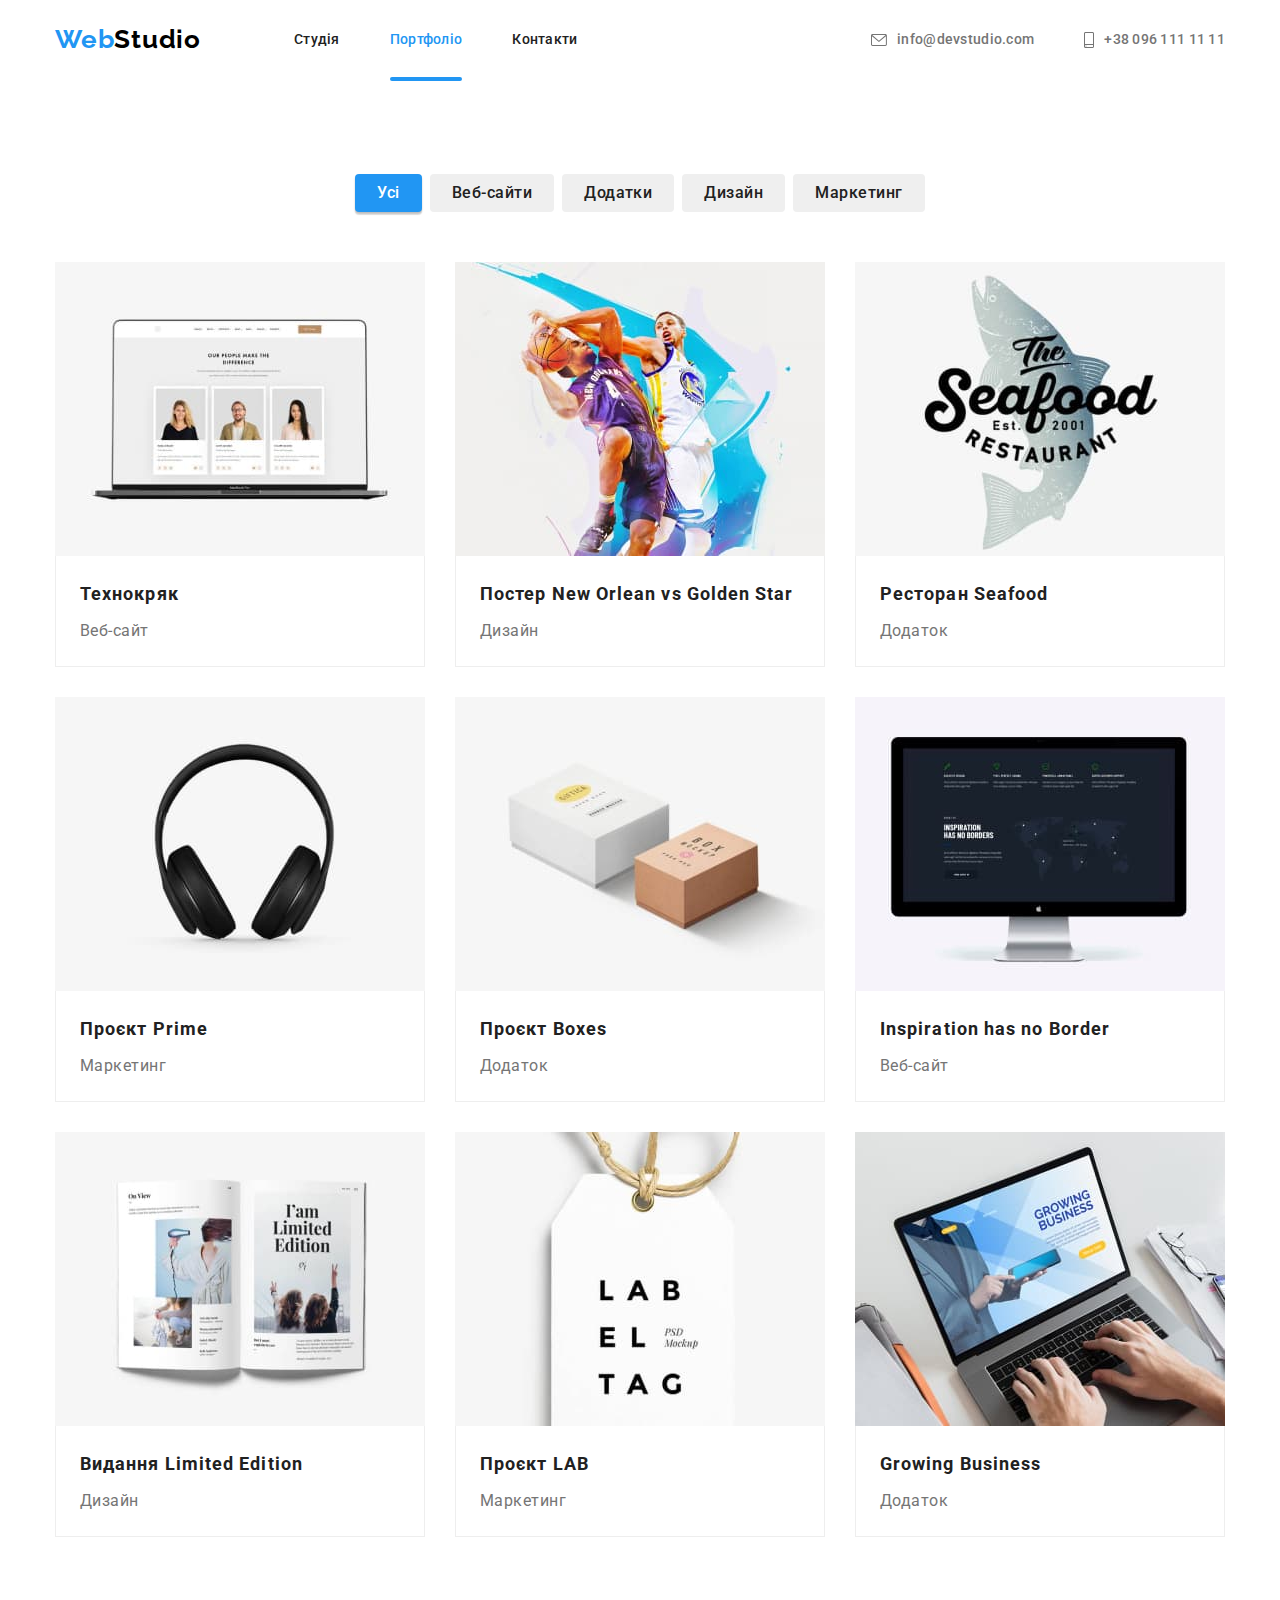
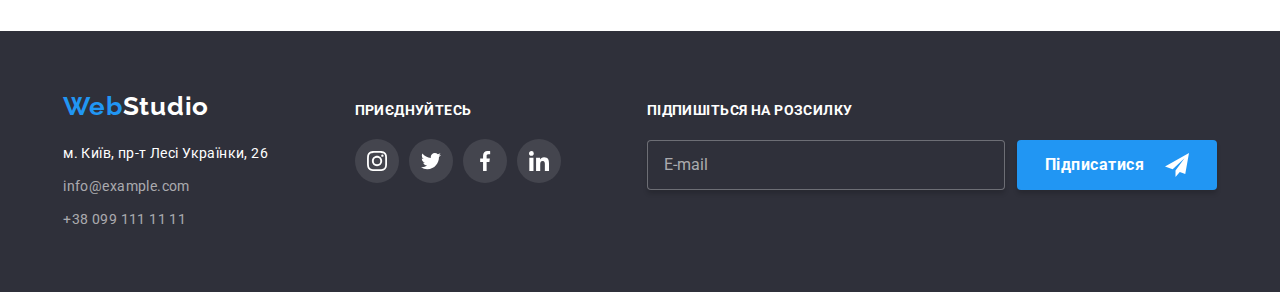
<file: portfolio.html>
<!DOCTYPE html>
<html lang="uk">

<head>
    <meta charset="UTF-8" />
    <meta http-equiv="X-UA-Compatible" content="IE=edge" />
    <meta name="viewport" content="width=device-width, initial-scale=1.0" />
    <link rel="preconnect" href="https://fonts.googleapis.com" />
    <link rel="preconnect" href="https://fonts.gstatic.com" crossorigin />
    <link
        href="https://fonts.googleapis.com/css2?family=Raleway:wght@700&family=Roboto:wght@400;500;700;900&display=swap"
        rel="stylesheet" />
    <link rel="stylesheet"
        href="https://cdnjs.cloudflare.com/ajax/libs/modern-normalize/1.1.0/modern-normalize.min.css">
    <link rel="stylesheet" href="./css/main.min.css">
    <title>Portfolio</title>
</head>

<!--Шапка документу-->
<header class="page-header header-border">
    <div class="container page-header-container">
        <!-- Логотип -->
        <a class="link page-logo page-header-container__logo" href="./index.html"><span
                class="page-logo__text">Web</span>Studio</a>
        <!-- Навігація -->
        <nav class="page-navigation">
            <ul class="menu list">
                <li class="menu__item">
                    <a class="menu__link link" href="./index.html">Студія</a>
                </li>

                <li class="menu__item">
                    <a class="menu__link menu__link--current link" href="./portfolio.html">Портфоліо</a>
                </li>

                <li class="menu__item">
                    <a class="menu__link link" href="#adress">Контакти</a>
                </li>
            </ul>
        </nav>
        <!-- Контакти -->
        <ul class="list contact">
            <li class="contact__list">
                <a class="link contact__link" href="mailto:info@devstudio.com"><svg class="contact__icon" width="16px"
                        height="12px">
                        <use href="./images/icons.svg#icon-envelope"></use>
                    </svg>info@devstudio.com
                </a>
            </li>
            <li class="contact__list">
                <a class="link contact__link" href="tel:+380961111111"><svg class="contact__icon" width="10px"
                        height="16px">
                        <use href="./images/icons.svg#icon-smartphone"></use>
                    </svg>+38 096 111 11 11</a>
            </li>
        </ul>
    </div>
</header>

<main>
    <!-- Основний контент -->
    <!-- Кнопки -->
    <section class="portfolio-menu section">
        <div class="container">
            <ul class="list portfolio-menu__list">
                <li class="portfolio-menu__item">
                    <button class="portfolio-menu__btn portfolio-menu__btn--current" type="button">Усі</button>
                </li>
                <li class="portfolio-menu__item">
                    <button class="portfolio-menu__btn" type="button">Веб-сайти</button>
                </li>
                <li class="portfolio-menu__item">
                    <button class="portfolio-menu__btn" type="button">Додатки</button>
                </li>
                <li class="portfolio-menu__item">
                    <button class="portfolio-menu__btn" type="button">Дизайн</button>
                </li>
                <li class="portfolio-menu__item">
                    <button class="portfolio-menu__btn" type="button">Маркетинг</button>
                </li>
            </ul>
            <!-- Наші роботи -->
            <h1 class="visually-hidden">Наші роботи</h1>
            <ul class="list work__list">
                <li class="work-list__item">
                    <a class="work-list__link">
                        <div class="work-list__overlay-box">
                            <picture>
                                <source
                                    srcset="./images/desktop/portfolio1-desk.jpg 1x, ./images/desktop/portfolio1-desk@2x.jpg 2x"
                                    media="(min-width: 1200px)" />

                                <source
                                    srcset="./images/tablet/portfolio1-tablet.jpg 1x, ./images/tablet/portfolio1-tablet@2x.jpg 2x"
                                    media="(min-width: 768px)" />

                                <source
                                    srcset="./images/mobile/portfolio1-mobile.jpg 1x, ./images/mobile/portfolio1-mobile@2x.jpg 2x"
                                    media="(max-width: 768px)" />

                                <img class="work-list__img" src="./images/portfolio1.jpg"
                                    alt="Скріншот сторінки веб-сайту" />
                            </picture>

                            <div class="work-list__overlay-text-box">
                                <p class="work-list__overlay-text">
                                    Ресурс пропонує комплексні пропозиції з різним рівнем функціоналу та сервісів. Все
                                    це
                                    дозволить відвідувачу отримати
                                    вичерпні відомості про компанію чи приватну особу.
                                </p>
                            </div>
                        </div>
                        <div class="work-list__box">
                            <h2 class="work-list__title">Технокряк</h2>
                            <p class="work-list__text">Веб-сайт</p>
                        </div>
                    </a>
                </li>

                <li class="work-list__item">
                    <a class="work-list__link">
                        <div class="work-list__overlay-box">
                            <picture>
                                <source
                                    srcset="./images/desktop/portfolio2-desk.jpg 1x, ./images/desktop/portfolio2-desk@2x.jpg 2x"
                                    media="(min-width: 1200px)" />

                                <source
                                    srcset="./images/tablet/portfolio2-tablet.jpg 1x, ./images/tablet/portfolio2-tablet@2x.jpg 2x"
                                    media="(min-width: 768px)" />

                                <source
                                    srcset="./images/mobile/portfolio2-mobile.jpg 1x, ./images/mobile/portfolio2-mobile@2x.jpg 2x"
                                    media="(max-width: 768px)" />
                                <img class="work-list__img" src="./images/portfolio2.jpg"
                                    alt="Постер з баскетболістами" />
                            </picture>
                            <div class="work-list__overlay-text-box">
                                <p class="work-list__overlay-text">
                                    Ресурс пропонує комплексні пропозиції з різним рівнем функціоналу та сервісів. Все
                                    це
                                    дозволить відвідувачу отримати
                                    вичерпні відомості про компанію чи приватну особу.
                                </p>
                            </div>
                        </div>
                        <div class="work-list__box">
                            <h2 class="work-list__title">Постер New Orlean vs Golden Star</h2>
                            <p class="work-list__text">Дизайн</p>
                        </div>
                    </a>
                </li>

                <li class="work-list__item">
                    <a class="work-list__link">
                        <div class="work-list__overlay-box">
                            <picture>
                                <source
                                    srcset="./images/desktop/portfolio3-desk.jpg 1x, ./images/desktop/portfolio3-desk@2x.jpg 2x"
                                    media="(min-width: 1200px)" />

                                <source
                                    srcset="./images/tablet/portfolio3-tablet.jpg 1x, ./images/tablet/portfolio3-tablet@2x.jpg 2x"
                                    media="(min-width: 768px)" />

                                <source
                                    srcset="./images/mobile/portfolio3-mobile.jpg 1x, ./images/mobile/portfolio3-mobile@2x.jpg 2x"
                                    media="(max-width: 768px)" />
                                <img class="work-list__img" src="./images/portfolio3.jpg" alt="Логотип ресторану" />
                            </picture>
                            <div class="work-list__overlay-text-box">
                                <p class="work-list__overlay-text">
                                    Ресурс пропонує комплексні пропозиції з різним рівнем функціоналу та сервісів. Все
                                    це
                                    дозволить відвідувачу отримати
                                    вичерпні відомості про компанію чи приватну особу.
                                </p>
                            </div>
                        </div>
                        <div class="work-list__box">
                            <h2 class="work-list__title">Ресторан Seafood</h2>
                            <p class="work-list__text">Додаток</p>
                        </div>
                    </a>
                </li>

                <li class="work-list__item">
                    <a class="work-list__link">
                        <div class="work-list__overlay-box">
                            <picture>
                                <source
                                    srcset="./images/desktop/portfolio4-desk.jpg 1x, ./images/desktop/portfolio4-desk@2x.jpg 2x"
                                    media="(min-width: 1200px)" />

                                <source
                                    srcset="./images/tablet/portfolio4-tablet.jpg 1x, ./images/tablet/portfolio4-tablet@2x.jpg 2x"
                                    media="(min-width: 768px)" />

                                <source
                                    srcset="./images/mobile/portfolio4-mobile.jpg 1x, ./images/mobile/portfolio4-mobile@2x.jpg 2x"
                                    media="(max-width: 768px)" />
                                <img class="work-list__img" src="./images/portfolio4.jpg" alt="Навушники" />
                            </picture>
                            <div class="work-list__overlay-text-box">
                                <p class="work-list__overlay-text">
                                    Ресурс пропонує комплексні пропозиції з різним рівнем функціоналу та сервісів. Все
                                    це
                                    дозволить відвідувачу отримати
                                    вичерпні відомості про компанію чи приватну особу.
                                </p>
                            </div>
                        </div>
                        <div class="work-list__box">
                            <h2 class="work-list__title">Проєкт Prime</h2>
                            <p class="work-list__text">Маркетинг</p>
                        </div>
                    </a>
                </li>

                <li class="work-list__item">
                    <a class="work-list__link">
                        <div class="work-list__overlay-box">
                            <picture>
                                <source
                                    srcset="./images/desktop/portfolio5-desk.jpg 1x, ./images/desktop/portfolio5-desk@2x.jpg 2x"
                                    media="(min-width: 1200px)" />

                                <source
                                    srcset="./images/tablet/portfolio5-tablet.jpg 1x, ./images/tablet/portfolio5-tablet@2x.jpg 2x"
                                    media="(min-width: 768px)" />

                                <source
                                    srcset="./images/mobile/portfolio5-mobile.jpg 1x, ./images/mobile/portfolio5-mobile@2x.jpg 2x"
                                    media="(max-width: 768px)" />
                                <img class="work-list__img" src="./images/portfolio5.jpg" alt="Дві коробки" />
                            </picture>
                            <div class="work-list__overlay-text-box">
                                <p class="work-list__overlay-text">
                                    Ресурс пропонує комплексні пропозиції з різним рівнем функціоналу та сервісів. Все
                                    це
                                    дозволить відвідувачу отримати
                                    вичерпні відомості про компанію чи приватну особу.
                                </p>
                            </div>
                        </div>
                        <div class="work-list__box">
                            <h2 class="work-list__title">Проєкт Boxes</h2>
                            <p class="work-list__text">Додаток</p>
                        </div>
                    </a>
                </li>

                <li class="work-list__item">
                    <a class="work-list__link">
                        <div class="work-list__overlay-box">
                            <picture>
                                <source
                                    srcset="./images/desktop/portfolio6-desk.jpg 1x, ./images/desktop/portfolio6-desk@2x.jpg 2x"
                                    media="(min-width: 1200px)" />

                                <source
                                    srcset="./images/tablet/portfolio6-tablet.jpg 1x, ./images/tablet/portfolio6-tablet@2x.jpg 2x"
                                    media="(min-width: 768px)" />

                                <source
                                    srcset="./images/mobile/portfolio6-mobile.jpg 1x, ./images/mobile/portfolio6-mobile@2x.jpg 2x"
                                    media="(max-width: 768px)" />
                                <img class="work-list__img" src="./images/portfolio6.jpg"
                                    alt="Сайт, відкритий на моніторі" />
                            </picture>

                            <div class="work-list__overlay-text-box">
                                <p class="work-list__overlay-text">
                                    Ресурс пропонує комплексні пропозиції з різним рівнем функціоналу та сервісів. Все
                                    це
                                    дозволить відвідувачу отримати
                                    вичерпні відомості про компанію чи приватну особу.
                                </p>
                            </div>
                        </div>
                        <div class="work-list__box">
                            <h2 class="work-list__title">Inspiration has no Border</h2>
                            <p class="work-list__text">Веб-сайт</p>
                        </div>
                    </a>
                </li>

                <li class="work-list__item">
                    <a class="work-list__link">
                        <div class="work-list__overlay-box">
                            <picture>
                                <source
                                    srcset="./images/desktop/portfolio7-desk.jpg 1x, ./images/desktop/portfolio7-desk@2x.jpg 2x"
                                    media="(min-width: 1200px)" />

                                <source
                                    srcset="./images/tablet/portfolio7-tablet.jpg 1x, ./images/tablet/portfolio7-tablet@2x.jpg 2x"
                                    media="(min-width: 768px)" />

                                <source
                                    srcset="./images/mobile/portfolio7-mobile.jpg 1x, ./images/mobile/portfolio7-mobile@2x.jpg 2x"
                                    media="(max-width: 768px)" />
                                <img class="work-list__img" src="./images/portfolio7.jpg" alt="Відкритий журнал" />
                            </picture>
                            <div class="work-list__overlay-text-box">
                                <p class="work-list__overlay-text">
                                    Ресурс пропонує комплексні пропозиції з різним рівнем функціоналу та сервісів. Все
                                    це
                                    дозволить відвідувачу отримати
                                    вичерпні відомості про компанію чи приватну особу.
                                </p>
                            </div>
                        </div>
                        <div class="work-list__box">
                            <h2 class="work-list__title">Видання Limited Edition</h2>
                            <p class="work-list__text">Дизайн</p>
                        </div>
                    </a>
                </li>

                <li class="work-list__item">
                    <a class="work-list__link">
                        <div class="work-list__overlay-box">
                            <picture>
                                <source
                                    srcset="./images/desktop/portfolio8-desk.jpg 1x, ./images/desktop/portfolio8-desk@2x.jpg 2x"
                                    media="(min-width: 1200px)" />

                                <source
                                    srcset="./images/tablet/portfolio8-tablet.jpg 1x, ./images/tablet/portfolio8-tablet@2x.jpg 2x"
                                    media="(min-width: 768px)" />

                                <source
                                    srcset="./images/mobile/portfolio8-mobile.jpg 1x, ./images/mobile/portfolio8-mobile@2x.jpg 2x"
                                    media="(max-width: 768px)" />
                                <img class="work-list__img" src="./images/portfolio8.jpg" alt="Надпис на бірці" />
                            </picture>
                            <div class="work-list__overlay-text-box">
                                <p class="work-list__overlay-text">
                                    Ресурс пропонує комплексні пропозиції з різним рівнем функціоналу та сервісів. Все
                                    це
                                    дозволить відвідувачу отримати
                                    вичерпні відомості про компанію чи приватну особу.
                                </p>
                            </div>
                        </div>
                        <div class="work-list__box">
                            <h2 class="work-list__title">Проєкт LAB</h2>
                            <p class="work-list__text">Маркетинг</p>
                        </div>
                    </a>
                </li>

                <li class="work-list__item">
                    <a class="work-list__link">
                        <div class="work-list__overlay-box">
                            <picture>
                                <source
                                    srcset="./images/desktop/portfolio9-desk.jpg 1x, ./images/desktop/portfolio9-desk@2x.jpg 2x"
                                    media="(min-width: 1200px)" />

                                <source
                                    srcset="./images/tablet/portfolio9-tablet.jpg 1x, ./images/tablet/portfolio9-tablet@2x.jpg 2x"
                                    media="(min-width: 768px)" />

                                <source
                                    srcset="./images/mobile/portfolio9-mobile.jpg 1x, ./images/mobile/portfolio9-mobile@2x.jpg 2x"
                                    media="(max-width: 768px)" />
                                <img class="work-list__img" src="./images/portfolio9.jpg"
                                    alt="Ноутбук з відкритою програмою" />
                            </picture>
                            <div class="work-list__overlay-text-box">
                                <p class="work-list__overlay-text">
                                    Ресурс пропонує комплексні пропозиції з різним рівнем функціоналу та сервісів. Все
                                    це
                                    дозволить відвідувачу отримати
                                    вичерпні відомості про компанію чи приватну особу.
                                </p>
                            </div>
                        </div>
                        <div class="work-list__box">
                            <h2 class="work-list__title">Growing Business</h2>
                            <p class="work-list__text">Додаток</p>
                        </div>
                    </a>
                </li>
            </ul>
        </div>
    </section>
</main>
<!-- Підвал сторінки -->
<footer>
    <section class="adress container">
        <div class="adress__flex-container">
            <div class="adress__container">
                <h2 class="visually-hidden">Контакти</h2>
                <a class="link page-logo_bkg_dark" href="./index.html"><span
                        class="page-logo__text">Web</span>Studio</a>
                <address class="adress__contact-list" id="adress">
                    <ul class="list adress__list">
                        <li class="adress__item">
                            <a class="link adress__link" href="https://goo.gl/maps/CPtrU1FHBa2aNyZL9" target="_blank"
                                rel="noopener noreferrer nofollow">м. Київ, пр-т Лесі Українки, 26</a>
                        </li>
                        <li class="adress__item">
                            <a class="link adress__contact-link" href="mailto:info@example.com">info@example.com</a>
                        </li>
                        <li class="adress__item">
                            <a class="link adress__contact-link" href="tel:+380991111111">+38 099 111 11 11</a>
                        </li>
                    </ul>
                </address>
            </div>
            <div class="social-link">
                <h2 class="social-link__title">приєднуйтесь</h2>
                <ul class="social-link__list list">
                    <li class="social-links__item">
                        <a class="social-list__link" href="">
                            <svg class="social-link__icon" width="20px" height="20px">
                                <use href="./images/icons.svg#icon-instagram"></use>
                            </svg>
                        </a>
                    </li>
                    <li class="social-links__item">
                        <a class="social-list__link" href="">
                            <svg class="social-link__icon" width="20px" height="20px">
                                <use href="./images/icons.svg#icon-twitter"></use>
                            </svg>
                        </a>
                    </li>
                    <li class="social-links__item">
                        <a class="social-list__link" href="">
                            <svg class="social-link__icon" width="20px" height="20px">
                                <use href="./images/icons.svg#icon-facebook"></use>
                            </svg>
                        </a>
                    </li>
                    <li class="social-links__item">
                        <a class="social-list__link" href="">
                            <svg class="social-link__icon" width="20px" height="20px">
                                <use href="./images/icons.svg#icon-linkedin"></use>
                            </svg>
                        </a>
                    </li>
                </ul>

            </div>
            <form class="follow">
                <label class="follow__label">Підпишіться на розсилку
                    <div class="follow__container">
                        <input class="follow__input" name="email" required placeholder="E-mail" type="email">
                        <div class="follow__icon-container">
                            <button class="follow__btn" type="button">Підписатися</button>
                            <svg class="follow__icon">
                                <use href="./images/icons.svg#icon-send"></use>
                            </svg>
                        </div>
                    </div>
                </label>
            </form>
    </section>
</footer>

</body>

</html>
</file>
<file: css/main.min.css>
:root{--accent-color: #2196F3;--primary-font: "Roboto", sans-serif;--secondary-font: "Raleway", sans-serif;--primary-color-text-theme-dark: #FFFFFF;--secondary-color-text-theme-dark: #FFFFFF99;--primary-color-text-theme-white: #212121;--secondary-color-text-theme-white: #757575;--background-color: #2F303A;--background-color-white: #FFFFFF;--background-color-grey: #F5F4FA;--icon-color: #AFB1B8}.visually-hidden{position:absolute;white-space:nowrap;width:1px;height:1px;overflow:hidden;border:0;padding:0;clip:rect(0 0 0 0);clip-path:inset(50%);margin:-1px}body{font-family:var(--primary-font);color:var(--secondary-color-text-theme-white);font-size:16px;letter-spacing:.03em}.link{text-decoration:none}.list{list-style:none}.img{display:block;max-width:100%;height:auto}h1,h2,h3,h4,p{margin-top:0;margin-bottom:0}ul{margin-top:0;margin-bottom:0;padding-left:0}@media screen and (max-width: 1199px){.section{padding-top:60px;padding-bottom:60px}}@media screen and (min-width: 1200px){.section{padding-top:94px;padding-bottom:94px}}.container{max-width:100%;padding-left:15px;padding-right:15px;margin-left:auto;margin-right:auto}@media screen and (min-width: 480px){.container{width:450px}}@media screen and (min-width: 768px){.container{width:768px}}@media screen and (min-width: 1200px){.container{width:1200px}}@media screen and (max-width: 767px){.page-logo{font-family:var(--secondary-font);font-style:normal;font-weight:700;font-size:24px;line-height:1.16;letter-spacing:.03em;color:#000;padding-top:16px;padding-bottom:16px}.page-logo__text{color:var(--accent-color)}.page-logo_bkg_dark{font-size:24px;line-height:1.17;text-align:center;letter-spacing:.03em;color:#2196f3}}@media screen and (min-width: 768px){.page-logo{font-family:var(--secondary-font);font-style:normal;font-weight:700;font-size:26px;line-height:1.19;letter-spacing:.03em;color:#000}.page-logo__text{color:var(--accent-color)}.page-header-container__logo{margin-right:87px}}@media screen and (min-width: 1200px){.page-header-container__logo{margin-right:93px;padding-top:24px;padding-bottom:25px}}.page-logo_bkg_dark{font-family:var(--secondary-font);font-style:normal;font-weight:700;font-size:26px;line-height:1.19;letter-spacing:.03em;color:var(--primary-color-text-theme-dark)}@media screen and (max-width: 767px){.mobile-menu{position:fixed;top:0;left:0;height:100%;width:100%;z-index:100;background-color:#fff;opacity:0;visibility:hidden;pointer-events:none;transition-property:opacity,visibility;transition-duration:250ms;transition-timing-function:cubic-bezier(0.4, 0, 0.2, 1)}.mobile-menu.is-open{opacity:1;visibility:visible;pointer-events:auto}.mobile-menu__container{position:relative;padding-left:40px;padding-top:48px}.close-mobile-menu-btn{position:absolute;background-color:rgba(0,0,0,0);border:0;padding:0;top:10px;right:15px;line-height:0;fill:var(--primary-color-text-theme-white)}.close-mobile-menu-btn__icon{transition-property:fill;transition-duration:250ms;transition-timing-function:cubic-bezier(0.4, 0, 0.2, 1);width:40px;height:40px}.close-mobile-menu-btn__icon:hover,.close-mobile-menu-btn__icon:focus{fill:var(--accent-color)}.mobile-menu__nav-list{display:flex;flex-direction:column;flex-wrap:wrap;gap:32px}.mobile-menu__nav-link{font-weight:500;font-size:40px;line-height:1.18;letter-spacing:.02em;color:var(--primary-color-text-theme-white)}.mobile-menu__nav-link:hover,.mobile-menu__nav-link:focus{color:var(--accent-color)}.mobile-menu__nav-link--current{font-weight:500;font-size:40px;line-height:1.18;letter-spacing:.02em;color:var(--accent-color)}.mobile-menu__contact-list{margin-top:300px;margin-bottom:64px}.mobile-menu__contact-item-tel{margin-bottom:30px}.mobile-menu__contact-link-tel{font-weight:500;font-size:34px;line-height:1.18;letter-spacing:.02em;color:#2196f3}.mobile-menu__contact-link-mail{font-weight:500;font-size:24px;line-height:28px;letter-spacing:1.17;color:#757575}.mobile-menu__social-list{display:flex;flex-wrap:wrap}.mobile-menu__social-link{padding:0 10px;border-right:1px solid #2196f3;font-weight:500;font-size:18px;line-height:1.22;letter-spacing:.02em;color:#2196f3}.mobile-menu__social-link-instagram{padding-left:0}.mobile-menu__social-link-linkedin{border:0}}@media screen and (min-width: 768px){.mobile-menu{display:none}}@media screen and (max-width: 767px){.menu{display:none}}@media screen and (min-width: 768px){.menu{display:flex;column-gap:50px}.menu__link{display:block;font-weight:500;font-size:14px;line-height:1.14;letter-spacing:.02em;color:var(--primary-color-text-theme-white);transition-property:color;transition-duration:250ms;transition-timing-function:cubic-bezier(0.4, 0, 0.2, 1);position:relative;padding-top:32px;padding-bottom:32px}.menu__link:hover,.menu__link:focus{color:var(--accent-color)}.menu__link--current{color:var(--accent-color)}.menu__link.menu__link--current::after{position:absolute;content:"";display:block;width:100%;height:4px;left:0;bottom:-1px;background-color:var(--accent-color);border-radius:2px}}@media screen and (min-width: 1200px){.menu{display:flex;column-gap:50px}.menu__link{display:block;font-weight:500;font-size:14px;line-height:1.14;letter-spacing:.02em;color:var(--primary-color-text-theme-white);transition-property:color;transition-duration:250ms;transition-timing-function:cubic-bezier(0.4, 0, 0.2, 1);position:relative;padding-top:32px;padding-bottom:32px}.menu__link:hover,.menu__link:focus{color:var(--accent-color)}.menu__link--current{color:var(--accent-color)}.menu__link.menu__link--current::after{position:absolute;content:"";display:block;width:100%;height:4px;left:0;bottom:-1px;background-color:var(--accent-color);border-radius:2px}}@media screen and (max-width: 767px){.contact{display:none}}@media screen and (min-width: 768px){.contact__icon{fill:var(--secondary-color-text-theme-white);transition-property:fill;transition-duration:250ms;transition-timing-function:cubic-bezier(0.4, 0, 0.2, 1)}.contact__link{display:flex;column-gap:10px;align-items:center;justify-content:center;font-weight:500;font-size:14px;line-height:1.14;letter-spacing:.02em;color:var(--secondary-color-text-theme-white);transition-property:color;transition-duration:250ms;transition-timing-function:cubic-bezier(0.4, 0, 0.2, 1)}.contact__link:hover,.contact__link:focus{color:var(--accent-color)}.contact__link:hover .contact__icon,.contact__link:focus .contact__icon{fill:var(--accent-color)}}@media screen and (min-width: 768px)and (max-width: 1200px){.contact{display:flex;flex-direction:column;gap:10px;justify-content:flex-end;margin-left:auto;align-items:flex-start}}@media screen and (min-width: 1200px){.contact{display:flex;column-gap:50px;justify-content:flex-end;margin-left:auto}}.title{font-weight:700;font-size:28px;line-height:1.17;text-align:center;letter-spacing:.03em;margin-bottom:30px;color:var(--primary-color-text-theme-white)}@media screen and (min-width: 1200px){.title{font-size:36px;margin-bottom:50px}}button{cursor:pointer;font-family:inherit;letter-spacing:.03em}.modal-open-button{display:block;font-weight:700;font-size:16px;line-height:1.88;background-color:var(--accent-color);color:#fff;padding:10px 32px;text-align:center;margin-left:auto;margin-right:auto;border-radius:4px;border:0;transition-property:background-color;transition-duration:250ms;transition-timing-function:cubic-bezier(0.4, 0, 0.2, 1)}.modal-open-button:hover,.modal-open-button:focus{background-color:#188ce8}.social-list{display:flex;justify-content:center;column-gap:10px}.social-list__link{display:flex;justify-content:center;align-items:center;background-color:var(--background-color-white);border-radius:50%;width:44px;height:44px;transition-property:background-color;transition-duration:250ms;transition-timing-function:cubic-bezier(0.4, 0, 0.2, 1)}.social-list__link:hover,.social-list__link:focus{background-color:var(--accent-color)}.social-list__link:hover .social-list__icon,.social-list__link:focus .social-list__icon{fill:var(--primary-color-text-theme-dark)}.social-list__icon{fill:var(--icon-color);transition-property:fill;transition-duration:250ms;transition-timing-function:cubic-bezier(0.4, 0, 0.2, 1)}.adress__link{font-style:normal;font-size:14px;line-height:1.71;letter-spacing:.03em;color:var(--primary-color-text-theme-dark);transition-property:color;transition-duration:250ms;transition-timing-function:cubic-bezier(0.4, 0, 0.2, 1)}.adress__link:hover,.adress__link:focus{color:var(--accent-color)}.adress__contact-link{font-style:normal;font-size:14px;line-height:1.71;letter-spacing:.03em;color:var(--secondary-color-text-theme-dark);transition-property:color;transition-duration:250ms;transition-timing-function:cubic-bezier(0.4, 0, 0.2, 1)}.adress__contact-link:hover,.adress__contact-link:focus{color:var(--accent-color)}@media screen and (max-width: 767px){.adress__flex-container{justify-content:space-between;display:flex;align-items:center;flex-direction:column;text-align:center;gap:60px}.adress__list{display:flex;align-items:center;flex-direction:column;gap:8px;margin-top:20px}}@media screen and (min-width: 768px){.adress__flex-container{display:flex;flex-direction:row;flex-wrap:wrap;justify-content:space-around;align-items:baseline;text-align:center}.adress__list{margin-top:20px}.adress__item:not(:last-child){margin-bottom:9px}}@media screen and (min-width: 1200px){.adress__flex-container{display:flex;column-gap:70px;align-items:baseline;text-align:start}.adress__list{margin-top:20px}.adress__item:not(:last-child){margin-bottom:9px}}.social-link__title{font-weight:700;font-size:14px;line-height:1.14;letter-spacing:.03em;text-transform:uppercase;margin-bottom:20px;color:var(--primary-color-text-theme-dark)}.social-link__list{display:flex;justify-content:center;align-items:center;column-gap:10px}.social-list__link{display:flex;align-items:center;justify-content:center;background-color:rgba(255,255,255,.1);border-radius:50%;width:44px;height:44px;transition-property:background-color;transition-duration:250ms;transition-timing-function:cubic-bezier(0.4, 0, 0.2, 1)}.social-list__link:hover,.social-list__link:focus{background-color:var(--accent-color)}.social-link__icon{fill:var(--primary-color-text-theme-dark)}.backdrop{position:fixed;top:0;left:0;width:100%;height:100%;background-color:rgba(0,0,0,.2);z-index:100;transition-property:opacity,visibility;transition-duration:250ms;transition-timing-function:cubic-bezier(0.4, 0, 0.2, 1)}.backdrop.is-hidden{visibility:hidden;opacity:0;pointer-events:none}.follow__label{font-weight:700;font-size:14px;line-height:1.14;letter-spacing:.03em;text-transform:uppercase;color:#fff}.follow__icon-container{position:relative}.follow__input{display:block;background-color:var(--background-color);border:0;width:100%;height:50px;padding:15px 16px;border:1px solid rgba(255,255,255,.3);box-shadow:0px 4px 4px rgba(0,0,0,.15);border-radius:4px;transition-property:border-color;transition-duration:250ms;transition-timing-function:cubic-bezier(0.4, 0, 0.2, 1);color:var(--primary-color-text-theme-dark)}.follow__input::placeholder{font-weight:400;font-size:16px;line-height:1.25;color:rgba(255,255,255,.6)}.follow__input:focus,.follow__input:hover{border-color:var(--accent-color);outline:none}.follow__btn{display:block;width:200px;height:50px;background:var(--accent-color);box-shadow:0px 4px 4px rgba(0,0,0,.15);border-radius:4px;font-weight:700;font-size:16px;line-height:30px;color:var(--primary-color-text-theme-dark);border:0;text-align:left;box-shadow:0px 4px 4px rgba(0,0,0,.15);border-radius:4px;padding-top:10px;padding-bottom:10px;padding-left:28px;padding-right:28px}.follow__btn:hover,.follow__btn:focus{background-color:#188ce8;transition-property:background-color;transition-duration:250ms;transition-timing-function:cubic-bezier(0.4, 0, 0.2, 1)}.follow__icon{width:24px;height:24px;position:absolute;top:50%;transform:translateY(-50%);right:28px}@media screen and (max-width: 768px){.follow{width:100%}.follow__container{display:flex;flex-direction:column;gap:20px;justify-content:center;align-items:center;margin-top:20px}.follow__input{width:100%}}@media screen and (min-width: 768px){.follow{margin-top:60px;width:450px}.follow__container{display:flex;flex-direction:column;gap:20px;justify-content:center;align-items:center;margin-top:20px}}@media screen and (min-width: 1200px){.follow{margin-top:0;width:570px}.follow__container{display:flex;flex-direction:row;column-gap:12px;justify-content:center;align-items:center;margin-top:20px}}.modal{background-color:#fff;width:528px;position:absolute;transform:translate(-50%, -50%) scale(1);transition-property:transform;transition-duration:250ms;transition-timing-function:cubic-bezier(0.4, 0, 0.2, 1);top:50%;left:50%;padding:40px}.backdrop.is-hidden .modal{transform:translate(-50%, -50%) scale(0.5)}.modal__close-btn{position:absolute;top:8px;right:8px;background-color:rgba(0,0,0,0);border:1px solid rgba(0,0,0,.1);width:30px;height:30px;border-radius:50%;padding:0;display:flex;justify-content:center;align-items:center}.modal__close-btn:focus .modal__close-icon,.modal__close-btn:hover .modal__close-icon{fill:var(--accent-color)}@media screen and (max-width: 767px){.modal{width:90%}}.modal-form__title{font-weight:700;font-size:20px;line-height:1.15;text-align:center;letter-spacing:.03em;text-align:center;color:var(--primary-color-text-theme-white);margin-bottom:12px}.modal-form{display:flex;flex-direction:column}.modal-form__field-desc{display:block;font-weight:400;font-size:12px;line-height:1.17;letter-spacing:.01em;color:#757575;margin-bottom:4px}.modal-form__label{margin-bottom:10px}.modal-form__input{width:100%;height:40px;padding-left:42px;border:1px solid rgba(33,33,33,.2);border-radius:4px;transition:border-color 250ms cubic-bezier(0.4, 0, 0.2, 1)}.modal-form__input:focus{outline:none;border-color:var(--accent-color)}.modal-form__textarea{display:block;resize:none;width:100%;height:120px;padding:12px 16px;border:1px solid rgba(33,33,33,.2);border-radius:4px;transition:border-color 250ms cubic-bezier(0.4, 0, 0.2, 1);outline:none;border:1px solid rgba(33,33,33,.2);margin-bottom:20px}.modal-form__textarea:focus{border-color:var(--accent-color)}.modal-form__textarea::placeholder{font-weight:400;font-size:12px;line-height:1.17;letter-spacing:.01em;color:rgba(117,117,117,.5)}.modal-form__imput-wrapper{position:relative}.modal-form__imput-wrapper:focus-within>.modal-form__icon{fill:var(--accent-color)}.modal-form__icon{position:absolute;top:50%;transform:translateY(-50%);left:12px;fill:#212121;transition:fill 250ms cubic-bezier(0.4, 0, 0.2, 1)}.modal-form__checkbox-text{font-weight:400;font-size:14px;line-height:24px;letter-spacing:.03em;color:var(--secondary-color-text-theme-white);position:relative;display:flex;justify-content:center;align-items:center;column-gap:7px}.modal-form__checkbox-container{width:16px;height:15px;padding:0;flex-shrink:0}.checkbox-text-link{font-weight:400;font-size:14px;line-height:24px;letter-spacing:.03em;text-decoration-line:underline;color:var(--accent-color)}.checkbox-text-link:hover{text-decoration:none}.modal-form__checkbox-off,.modal-form__checkbox-on{cursor:pointer;position:absolute;top:50%;transform:translateY(-50%);transition-property:display;transition-duration:250ms;transition-timing-function:cubic-bezier(0.4, 0, 0.2, 1)}.icon-checkbox-own-on{display:none}.modal-form__checkbox{margin-right:7px;transition-property:fill;transition-duration:250ms;transition-timing-function:cubic-bezier(0.4, 0, 0.2, 1)}.modal-form__checkbox:checked~.modal-form__checkbox-on .icon-checkbox-own-on{display:block}.modal-form__checkbox:focus+.modal-form__checkbox-off{fill:var(--accent-color)}.modal-form__checkbox:hover+.modal-form__checkbox-off{fill:var(--accent-color)}.form__btn{width:200px;height:50px;background-color:var(--accent-color);color:var(--primary-color-text-theme-dark);font-weight:700;font-size:16px;line-height:1.88;display:flex;align-items:center;justify-content:center;letter-spacing:.06em;padding:0;border:0;border-radius:4px;margin-left:auto;margin-right:auto;margin-top:30px;box-shadow:0px 4px 4px rgba(0,0,0,.15);transition:cursor 250ms cubic-bezier(0.4, 0, 0.2, 1),background-color 250ms cubic-bezier(0.4, 0, 0.2, 1)}.form__btn:hover,.form__btn:focus{cursor:pointer;background-color:#188ce8}@media screen and (max-width: 767px){.open-mobile-menu-btn{line-height:0;border:none;background-color:rgba(0,0,0,0)}.open-mobile-menu-btn__icon{width:40px;height:40px;transition-property:fill;transition-duration:250ms;transition-timing-function:cubic-bezier(0.4, 0, 0.2, 1)}.open-mobile-menu-btn__icon:hover,.open-mobile-menu-btn__icon:focus{fill:var(--accent-color)}.page-header-container{display:flex;align-items:center;justify-content:space-between}}@media screen and (min-width: 767px){.open-mobile-menu-btn{display:none}}.page-header-container{display:flex;justify-content:space-between;align-items:center}.hero__title{max-width:360px;margin:0 auto;font-weight:900;font-size:26px;line-height:1.62;text-align:center;letter-spacing:.06em;text-transform:uppercase;color:#fff;margin:0 auto;margin-bottom:30px}.hero{width:100%;height:100%;padding-top:118px;padding-bottom:118px;margin:0 auto;background-position:center center;background-size:cover;background-repeat:no-repeat;background-color:#c4c4c4;display:flex;flex-direction:column;justify-content:center;align-items:center}@media screen and (max-width: 767px){.hero{background-image:linear-gradient(rgba(47, 48, 58, 0.4), rgba(47, 48, 58, 0.4)),url(/images/mobile/background-img-mobile.jpg)}}@media screen and (min-device-pixel-ratio: 2)and (max-width: 767px),screen and (min-resolution: 192dpi)and (max-width: 767px),screen and (min-resolution: 2dppx)and (max-width: 767px){.hero{width:100%;height:100%;background-image:linear-gradient(rgba(47, 48, 58, 0.4), rgba(47, 48, 58, 0.4)),url(/images/mobile/background-img-mobile@2x.jpg)}}@media screen and (min-width: 768px){.hero{background-image:linear-gradient(rgba(47, 48, 58, 0.4), rgba(47, 48, 58, 0.4)),url(/images/tablet/background-image-tablet.jpg)}}@media screen and (min-device-pixel-ratio: 2)and (min-width: 768px),screen and (min-resolution: 192dpi)and (min-width: 768px),screen and (min-resolution: 2dppx)and (min-width: 768px){.hero{background-image:linear-gradient(rgba(47, 48, 58, 0.4), rgba(47, 48, 58, 0.4)),url(/images/tablet/background-image-tablet@2x.jpg)}}@media screen and (min-width: 1200px){.hero{background-image:linear-gradient(rgba(47, 48, 58, 0.4), rgba(47, 48, 58, 0.4)),url(../images/background-image.jpg);background-size:cover;background-color:#c4c4c4;max-width:1600px;margin:0 auto;padding-top:200px;padding-bottom:200px}.hero__title{font-weight:900;font-size:44px;line-height:1.36;color:var(--primary-color-text-theme-dark);text-align:center;letter-spacing:.06em;text-transform:uppercase;width:696px;margin-left:auto;margin-right:auto;margin-bottom:30px}}@media screen and (min-device-pixel-ratio: 2)and (min-width: 1200px),screen and (min-resolution: 192dpi)and (min-width: 1200px),screen and (min-resolution: 2dppx)and (min-width: 1200px){.hero{background-image:linear-gradient(rgba(47, 48, 58, 0.4), rgba(47, 48, 58, 0.4)),url(/images/desktop/backgroung-image-dsk@2x.jpg)}}.advantages{display:flex;gap:30px}.advantages__container{max-width:100%;height:120px;display:flex;justify-content:center;align-items:center;background-color:var(--background-color-grey);margin-bottom:30px}.advantages__title{font-weight:700;font-size:14px;line-height:1.14;text-transform:uppercase;color:var(--primary-color-text-theme-white);margin-bottom:10px}.advantages__text{font-size:14px;line-height:1.71}@media screen and (max-width: 767px){.advantages{display:flex;flex-direction:column;row-gap:30px}}@media screen and (min-width: 767px){.advantages{display:flex;gap:30px;flex-wrap:wrap}.advantages__item{max-width:100%;flex-basis:calc((100% - 30px)/2)}}@media screen and (min-width: 1200px){.advantages__item{flex-basis:calc((100% - 90px)/4)}}@media screen and (max-width: 767px){.projects{display:none}}@media screen and (min-width: 768px)and (max-width: 1199px){.projects{display:none}}@media screen and (min-width: 1200px){.section.projects{padding-top:0}.project__list{display:flex;column-gap:30px;border:1px}.project__img{display:block;max-width:100%}.project__item{flex-basis:calc((100% - 60px)/3);position:relative}.project__text-container{background-color:rgba(47,48,58,.8);height:70px;display:flex;justify-content:center;align-items:center;position:absolute;width:100%;bottom:0px}.project__text{font-weight:700;font-size:14px;line-height:1.33;text-align:center;letter-spacing:.03em;text-transform:uppercase;color:#fff;text-shadow:0px 4px 4px rgba(0,0,0,.25)}}.comand__container{padding-top:30px;padding-bottom:30px}.comand{background-color:var(--background-color-grey)}.comand__items{background-color:var(--background-color-white);border-radius:0px 0px 4px 4px;box-shadow:0px 4px 4px rgba(0,0,0,.25)}.comand__img{display:block;max-width:100%}.comand__heading{font-size:16px;font-weight:500;line-height:1.19;color:var(--primary-color-text-theme-white);text-align:center;margin-bottom:10px}.comand__text{line-height:1.19;text-align:center;margin-bottom:16px}@media screen and (max-width: 767px){.comand__list{display:block}.comand__items{margin-bottom:30px}}@media screen and (min-width: 768px){.comand__list{display:flex;flex-wrap:wrap;gap:30px;justify-content:center}.comand__items{max-width:100%;flex-basis:calc((100% - 30px)/2)}}@media screen and (min-width: 1200px){.comand__items{flex-basis:calc((100% - 90px)/4)}}.clients__list{display:flex;justify-content:space-between;align-items:center;flex-wrap:wrap;gap:30px}.cliets__logo{fill:var(--icon-color);transition-property:fill;transition-duration:250ms;transition-timing-function:cubic-bezier(0.4, 0, 0.2, 1)}.clients__link{display:flex;justify-content:center;align-items:center;border:1px solid;border-color:var(--icon-color);border-radius:4px;height:92px;transition-property:cursor,border-color;transition-duration:250ms;transition-timing-function:cubic-bezier(0.4, 0, 0.2, 1)}.clients__link:hover,.clients__link:focus{border-color:var(--accent-color);cursor:pointer}.clients__link:hover .cliets__logo,.clients__link:focus .cliets__logo{fill:var(--accent-color)}@media screen and (max-width: 767px){.clients__item{flex-basis:calc((100% - 30px)/2)}}@media screen and (min-width: 767px)and (max-width: 1199px){.clients__item{flex-basis:calc((100% - 60px)/3)}}@media screen and (min-width: 1200px){.clients__item{flex-basis:calc((100% - 150px)/6)}}footer{padding-top:60px;padding-bottom:60px;background-color:var(--background-color)}.portfolio-menu__list{display:flex;justify-content:center;column-gap:8px;margin-bottom:50px}.portfolio-menu__btn{font-weight:500;font-size:16px;line-height:26px;text-align:center;color:#212121;padding:6px 22px;border-radius:4px;border:0;transition-property:background-color,border-color,color,box-shadow;transition-duration:250ms;transition-timing-function:cubic-bezier(0.4, 0, 0.2, 1)}.portfolio-menu__btn:hover,.portfolio-menu__btn:focus{background-color:var(--accent-color);border-color:var(--accent-color);color:var(--primary-color-text-theme-dark);box-shadow:0px 3px 1px rgba(0,0,0,.1),0px 1px 2px rgba(0,0,0,.08),0px 2px 2px rgba(0,0,0,.12)}.portfolio-menu__btn--current{background-color:var(--accent-color);border-color:var(--accent-color);color:var(--primary-color-text-theme-dark);box-shadow:0px 3px 1px rgba(0,0,0,.1),0px 1px 2px rgba(0,0,0,.08),0px 2px 2px rgba(0,0,0,.12)}.work__list{display:flex;flex-wrap:wrap;align-items:center;gap:30px;justify-content:center;transition-property:box-shadow;transition-duration:250ms;transition-timing-function:cubic-bezier(0.4, 0, 0.2, 1)}.work-list__item{flex-basis:calc((100% - 60px)/3)}.work-list__link{display:block;transition-property:box-shadow;transition-duration:250ms;transition-timing-function:cubic-bezier(0.4, 0, 0.2, 1)}.work-list__link:focus,.work-list__link:hover{box-shadow:0px 4px 4px rgba(0,0,0,.25)}.work-list__link:focus .work-list__overlay-text-box,.work-list__link:hover .work-list__overlay-text-box{transform:translateY(0%)}.work-list__overlay-box{position:relative;overflow:hidden}.work-list__overlay-text-box{background-color:var(--accent-color);opacity:.9;position:absolute;width:370px;height:294px;left:0;top:0;display:flex;justify-content:center;align-items:center;padding-left:24px;padding-right:24px;overflow:auto;transform:translateY(100%);transition-duration:250ms;transition-timing-function:cubic-bezier(0.4, 0, 0.2, 1)}.work-list__overlay-text{font-weight:400;font-size:18px;line-height:1.56;letter-spacing:.03em;color:#fff}.work-list__box{border:1px solid;border-color:#eee}.work-list__img{display:block;max-width:100%;height:auto}.work-list__box{padding-left:24px;padding-right:24px;padding-top:20px;padding-bottom:20px;border-top:0}.work-list__title{font-weight:700;font-size:18px;line-height:2;letter-spacing:.06em;color:var(--primary-color-text-theme-white);margin-bottom:4px}.work-list__text{line-height:1.88}/*# sourceMappingURL=main.min.css.map */
</file>
